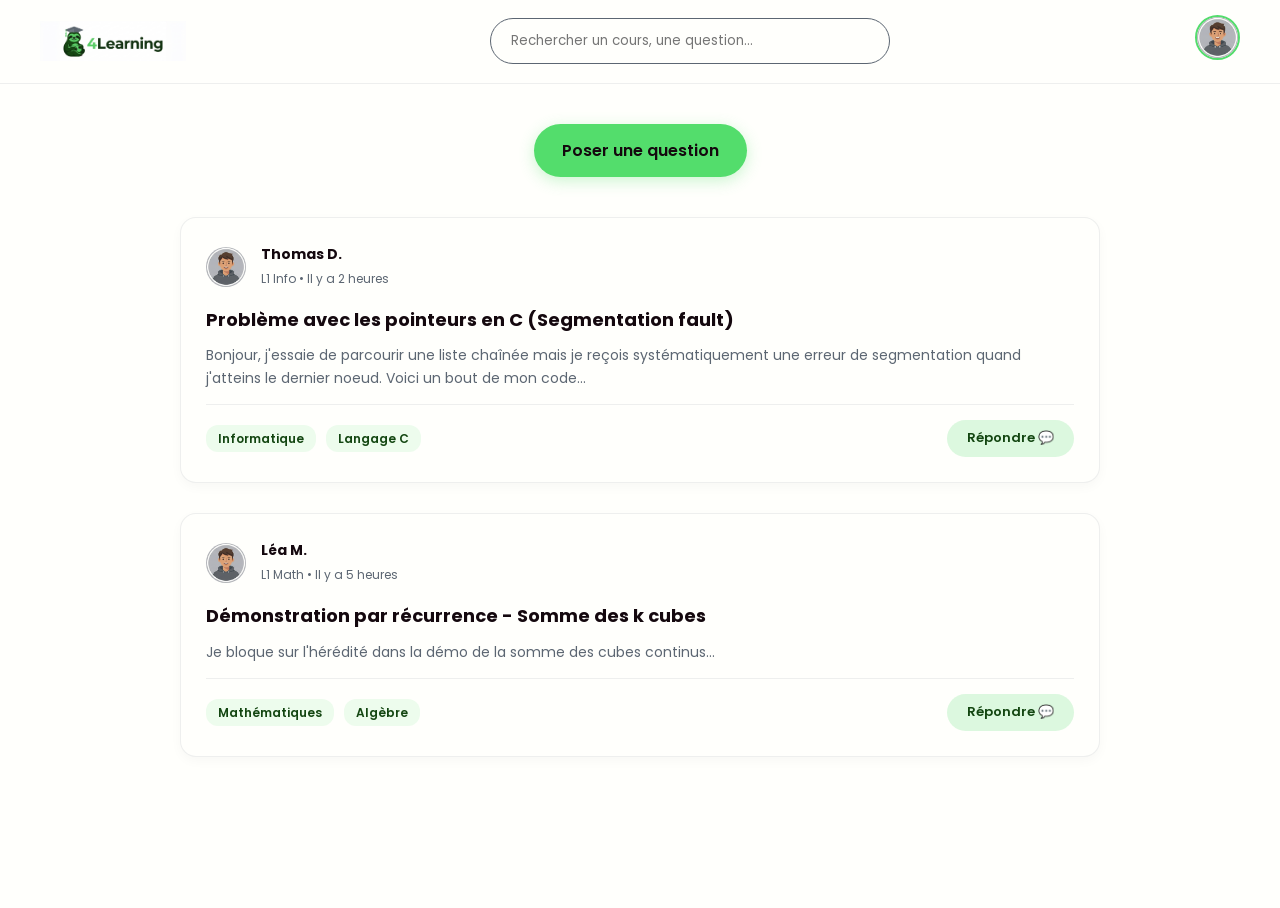
<file: Maquette/html/index.html>
<!DOCTYPE html>
<html lang="fr">
<head>
    <meta charset="UTF-8">
    <meta name="viewport" content="width=device-width, initial-scale=1.0">
    <title>4Learning - Flux</title>
    <link rel="stylesheet" href="../css/style.css">
    <script src="../js/script.js" defer></script>
</head>
<body class="no-sidebar">

    <header class="header">
        <a href="accueil.html" class="logo">
            <img src="../img/logo_horizontale.png" alt="4Learning Logo" class="logo-img">
        </a>
        <div class="search-bar">
            <input type="text" placeholder="Rechercher un cours, une question...">
        </div>
        <div class="user-menu">
            <img src="../img/avatar_l2.png" alt="Mon Profil" class="avatar-btn">
            <ul class="dropdown">
                <li><a href="profil.html">Mon Profil</a></li>
                <li><a href="#">Mes Crédits</a></li>
                <li><a href="#">Paramètres</a></li>
                <li><a href="connexion.html">Déconnexion</a></li>
            </ul>
        </div>
    </header>

    <div class="layout">
        <main class="main-content">
            <div class="ask-btn-container">
                <button class="btn btn-primary">Poser une question</button>
            </div>

            <section class="feed">
                <article class="card">
                    <div class="card-header">
                        <img src="../img/avatar_l2.png" alt="Auteur">
                        <div class="author-meta">
                            <h4>Thomas D.</h4>
                            <span>L1 Info • Il y a 2 heures</span>
                        </div>
                    </div>
                    <h3>Problème avec les pointeurs en C (Segmentation fault)</h3>
                    <p>Bonjour, j'essaie de parcourir une liste chaînée mais je reçois systématiquement une erreur de segmentation quand j'atteins le dernier noeud. Voici un bout de mon code...</p>
                    
                    <div class="card-footer">
                        <div class="tags-container">
                            <span class="badge-subject">Informatique</span>
                            <span class="badge-subject">Langage C</span>
                        </div>
                        <a href="question.html" class="btn-reply">Répondre 💬</a>
                    </div>
                </article>

                <article class="card">
                    <div class="card-header">
                        <img src="../img/avatar_l2.png" alt="Auteur">
                        <div class="author-meta">
                            <h4>Léa M.</h4>
                            <span>L1 Math • Il y a 5 heures</span>
                        </div>
                    </div>
                    <h3>Démonstration par récurrence - Somme des k cubes</h3>
                    <p>Je bloque sur l'hérédité dans la démo de la somme des cubes continus...</p>
                    
                    <div class="card-footer">
                        <div class="tags-container">
                            <span class="badge-subject">Mathématiques</span>
                            <span class="badge-subject">Algèbre</span>
                        </div>
                        <a href="question.html" class="btn-reply">Répondre 💬</a>
                    </div>
                </article>
            </section>
        </main>
    </div>

</body>
</html>
</file>
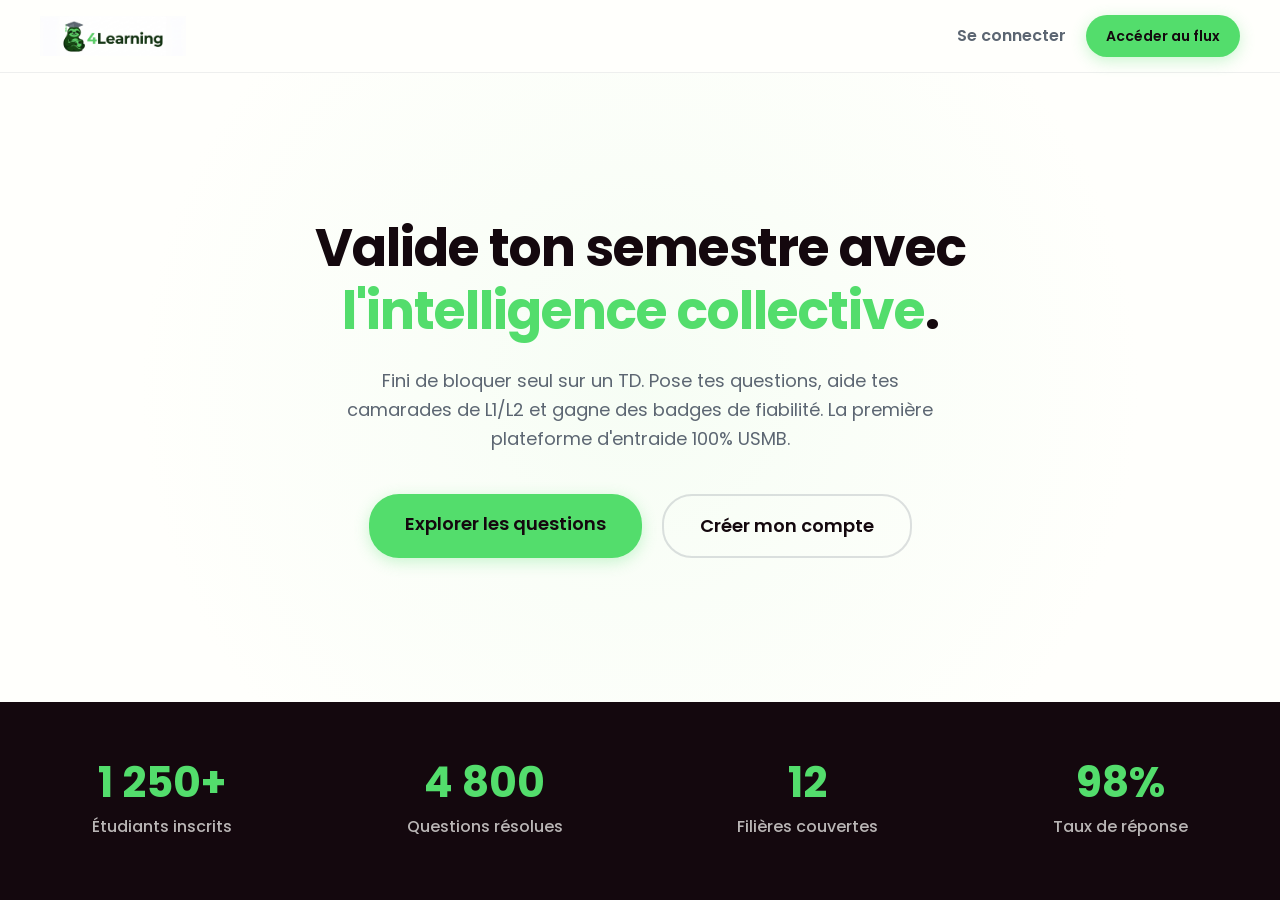
<file: Maquette/html/accueil.html>
<!DOCTYPE html>
<html lang="fr">
<head>
    <meta charset="UTF-8">
    <meta name="viewport" content="width=device-width, initial-scale=1.0">
    <title>4Learning - L'entraide étudiante à l'USMB</title>
    <link rel="stylesheet" href="../css/style.css">
</head>
<body class="landing-body">

    <header class="header">
        <a href="accueil.html" class="logo">
            <img src="../img/logo_horizontale.png" alt="4Learning Logo" class="logo-img">
        </a>
        <div class="header-actions">
            <a href="connexion.html" class="btn-text">Se connecter</a>
            <a href="index.html" class="btn btn-primary btn-small">Accéder au flux</a>
        </div>
    </header>

    <main class="hero-section">
        <div class="hero-content">
            <h1>Valide ton semestre avec <span>l'intelligence collective</span>.</h1>
            <p>Fini de bloquer seul sur un TD. Pose tes questions, aide tes camarades de L1/L2 et gagne des badges de fiabilité. La première plateforme d'entraide 100% USMB.</p>
            <div class="hero-buttons">
                <a href="index.html" class="btn btn-primary btn-large">Explorer les questions</a>
                <a href="connexion.html" class="btn btn-secondary btn-large">Créer mon compte</a>
            </div>
        </div>
    </main>

    <section class="stats-banner">
        <div class="stat-item">
            <span class="stat-number">1 250+</span>
            <span class="stat-label">Étudiants inscrits</span>
        </div>
        <div class="stat-item">
            <span class="stat-number">4 800</span>
            <span class="stat-label">Questions résolues</span>
        </div>
        <div class="stat-item">
            <span class="stat-number">12</span>
            <span class="stat-label">Filières couvertes</span>
        </div>
        <div class="stat-item">
            <span class="stat-number">98%</span>
            <span class="stat-label">Taux de réponse</span>
        </div>
    </section>

</body>
</html>
</file>
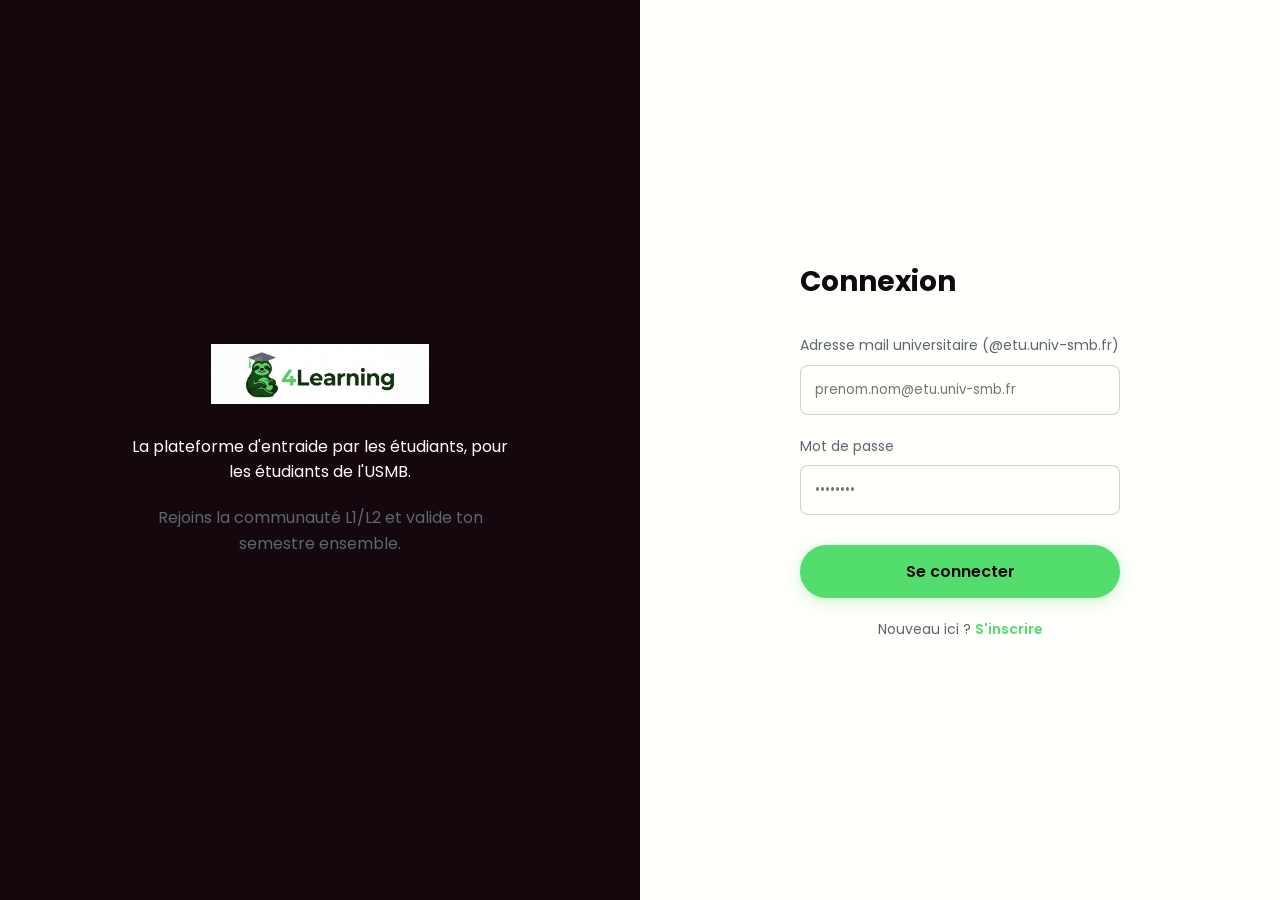
<file: Maquette/html/connexion.html>
<!DOCTYPE html>
<html lang="fr">
<head>
    <meta charset="UTF-8">
    <meta name="viewport" content="width=device-width, initial-scale=1.0">
    <title>4Learning - Connexion</title>
    <link rel="stylesheet" href="../css/style.css">
</head>
<body>

    <div class="login-layout">
        <div class="login-left">
            <img src="../img/logo_horizontale.png" alt="4Learning Logo" class="login-left-logo">
            <p>La plateforme d'entraide par les étudiants, pour les étudiants de l'USMB.</p>
            <p style="margin-top: 20px; color: var(--text-muted);">Rejoins la communauté L1/L2 et valide ton semestre ensemble.</p>
        </div>

        <div class="login-right">
            <div class="login-form">
                <h2>Connexion</h2>
                <form action="index.html">
                    <div class="form-group">
                        <label for="email">Adresse mail universitaire (@etu.univ-smb.fr)</label>
                        <input type="email" id="email" placeholder="prenom.nom@etu.univ-smb.fr" required>
                    </div>
                    <div class="form-group">
                        <label for="password">Mot de passe</label>
                        <input type="password" id="password" placeholder="••••••••" required>
                    </div>
                    <button type="submit" class="btn btn-primary">Se connecter</button>
                </form>
                <p style="text-align: center; margin-top: 20px; font-size: 14px; color: var(--text-muted);">
                    Nouveau ici ? <a href="#" style="color: var(--primary); font-weight: 600;">S'inscrire</a>
                </p>
            </div>
        </div>
    </div>

</body>
</html>
</file>
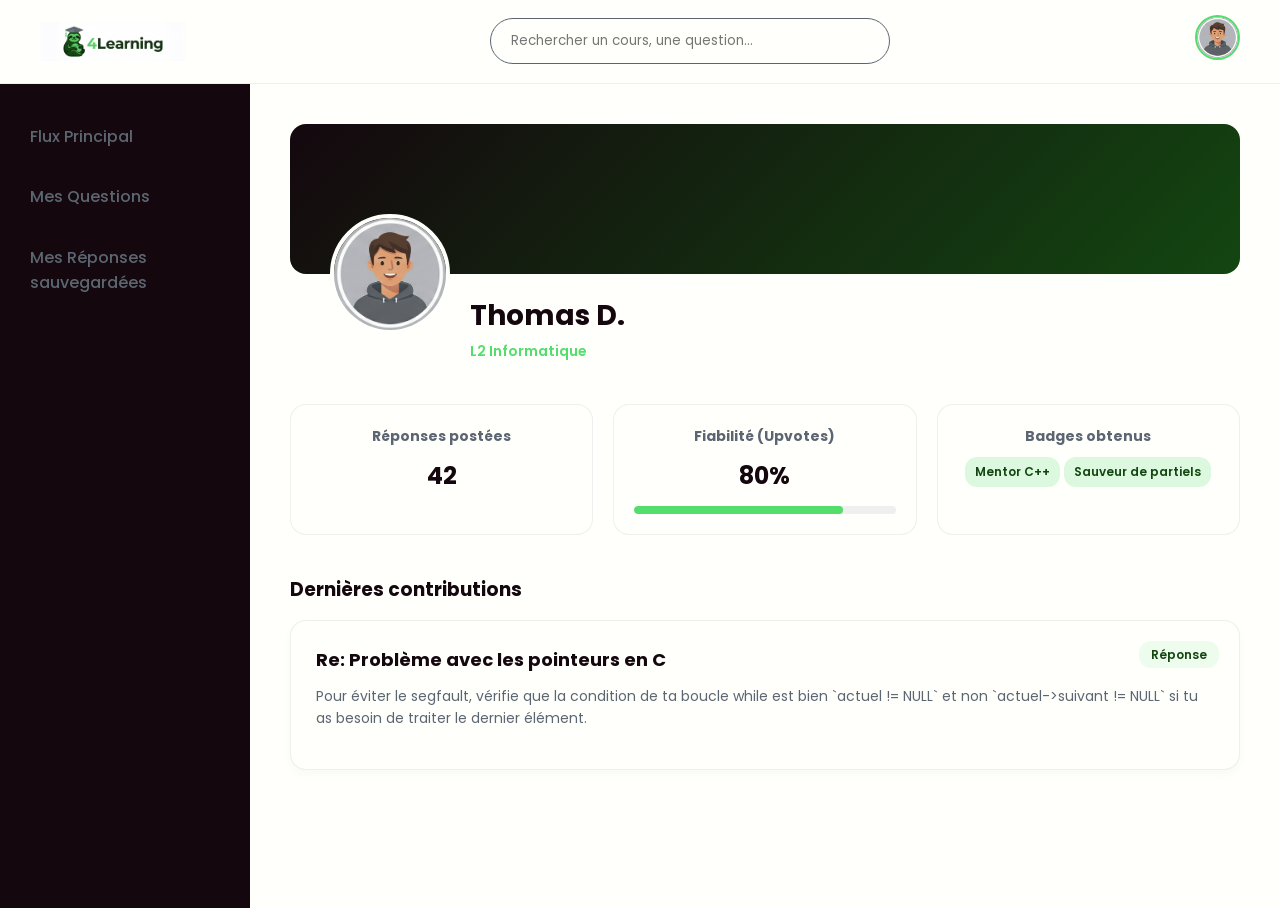
<file: Maquette/html/profil.html>
<!DOCTYPE html>
<html lang="fr">
<head>
    <meta charset="UTF-8">
    <meta name="viewport" content="width=device-width, initial-scale=1.0">
    <title>4Learning - Mon Profil</title>
    <link rel="stylesheet" href="../css/style.css">
    <script src="../js/script.js" defer></script>
</head>
<body>

    <header class="header">
        <a href="accueil.html" class="logo">
            <img src="../img/logo_horizontale.png" alt="4Learning Logo" class="logo-img">
        </a>
        <div class="search-bar">
            <input type="text" placeholder="Rechercher un cours, une question...">
        </div>
        <div class="user-menu">
            <img src="../img/avatar_l2.png" alt="Mon Profil" class="avatar-btn">
            <ul class="dropdown">
                <li><a href="profil.html">Mon Profil</a></li>
                <li><a href="#">Mes Crédits</a></li>
                <li><a href="#">Paramètres</a></li>
                <li><a href="connexion.html">Déconnexion</a></li>
            </ul>
        </div>
    </header>

    <div class="layout">
        <aside class="sidebar">
            <nav>
                <ul>
                    <li><a href="index.html">Flux Principal</a></li>
                    <li><a href="#">Mes Questions</a></li>
                    <li><a href="#">Mes Réponses sauvegardées</a></li>
                </ul>
            </nav>
        </aside>

        <main class="main-content">
            <div class="profile-banner">
                <img src="../img/avatar_l2.png" alt="Avatar Utilisateur" class="profile-avatar">
            </div>
            
            <div class="profile-info">
                <h1>Thomas D.</h1>
                <span class="level">L2 Informatique</span>
            </div>

            <div class="stats-grid">
                <div class="stat-card">
                    <h4>Réponses postées</h4>
                    <span class="value">42</span>
                </div>
                <div class="stat-card">
                    <h4>Fiabilité (Upvotes)</h4>
                    <span class="value">80%</span>
                    <div class="gauge-container">
                        <div class="gauge-fill" style="width: 80%;"></div>
                    </div>
                </div>
                <div class="stat-card badges">
                    <h4>Badges obtenus</h4>
                    <span class="badge">Mentor C++</span>
                    <span class="badge">Sauveur de partiels</span>
                </div>
            </div>

            <section class="feed">
                <h3 style="margin-bottom: -15px;">Dernières contributions</h3>
                <article class="card">
                    <span class="badge-subject" style="position: absolute; top: 20px; right: 20px;">Réponse</span>
                    <h3>Re: Problème avec les pointeurs en C</h3>
                    <p>Pour éviter le segfault, vérifie que la condition de ta boucle while est bien `actuel != NULL` et non `actuel->suivant != NULL` si tu as besoin de traiter le dernier élément.</p>
                </article>
            </section>
        </main>
    </div>

</body>
</html>
</file>
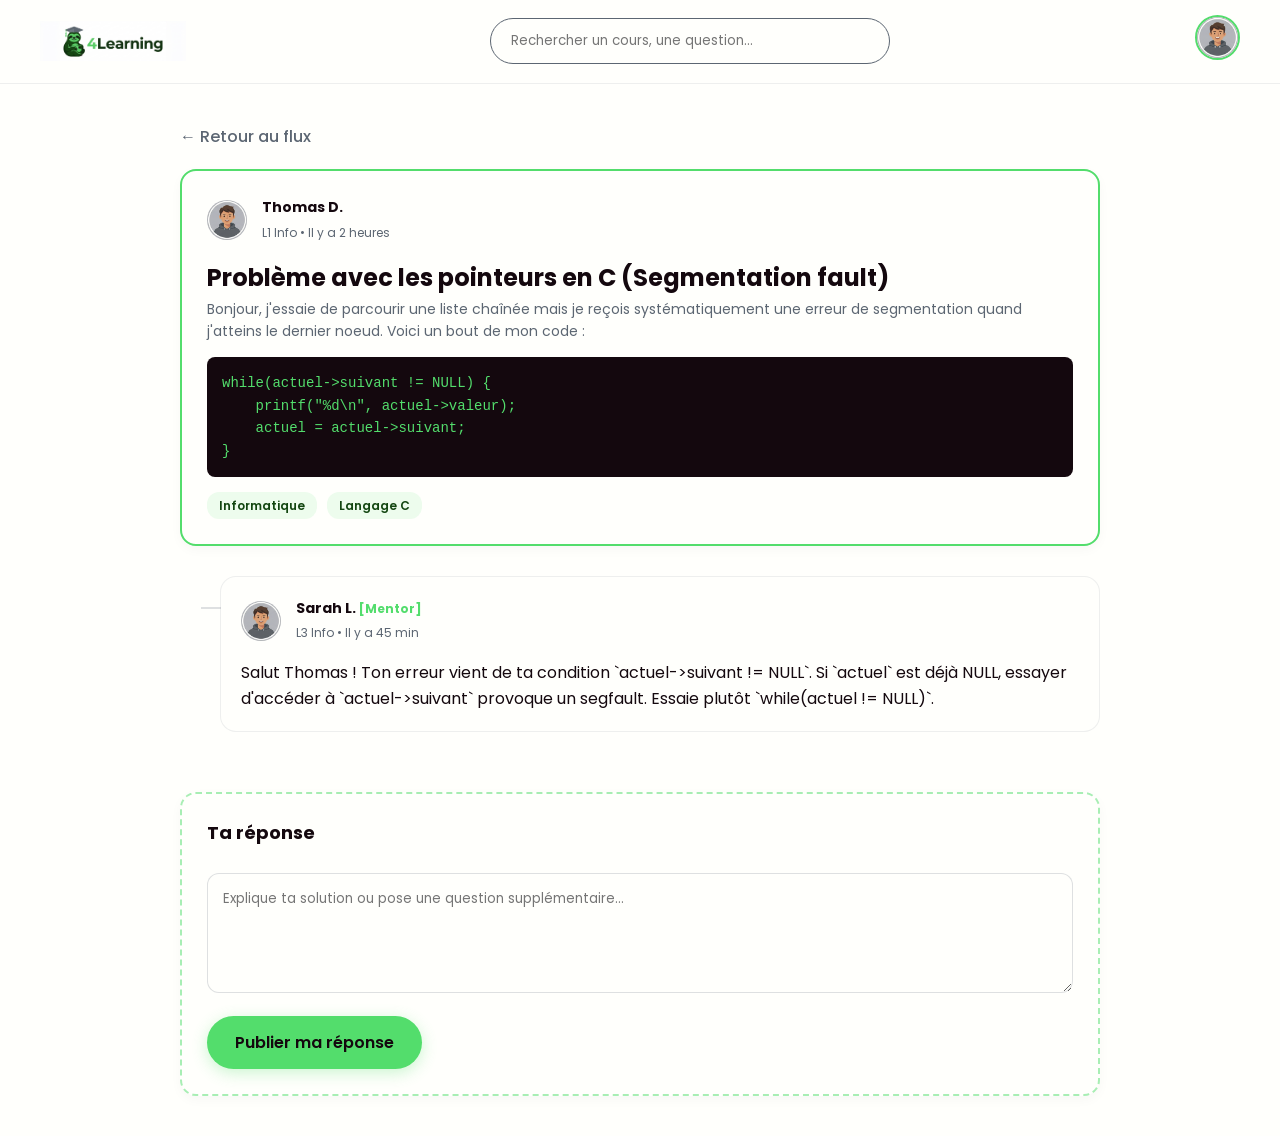
<file: Maquette/html/question.html>
<!DOCTYPE html>
<html lang="fr">
<head>
    <meta charset="UTF-8">
    <meta name="viewport" content="width=device-width, initial-scale=1.0">
    <title>4Learning - Topic</title>
    <link rel="stylesheet" href="../css/style.css">
    <script src="../js/script.js" defer></script>
</head>
<body class="no-sidebar">

    <header class="header">
        <a href="accueil.html" class="logo">
            <img src="../img/logo_horizontale.png" alt="4Learning Logo" class="logo-img">
        </a>
        <div class="search-bar">
            <input type="text" placeholder="Rechercher un cours, une question...">
        </div>
        <div class="user-menu">
            <img src="../img/avatar_l2.png" alt="Mon Profil" class="avatar-btn">
            <ul class="dropdown">
                <li><a href="profil.html">Mon Profil</a></li>
                <li><a href="#">Mes Crédits</a></li>
                <li><a href="connexion.html">Déconnexion</a></li>
            </ul>
        </div>
    </header>

    <div class="layout">
        <main class="main-content">
            
            <a href="index.html" style="color: var(--text-muted); display: inline-block; margin-bottom: 20px; font-weight: 500;">← Retour au flux</a>

            <article class="card main-question">
                <div class="card-header">
                    <img src="../img/avatar_l2.png" alt="Auteur">
                    <div class="author-meta">
                        <h4>Thomas D.</h4>
                        <span>L1 Info • Il y a 2 heures</span>
                    </div>
                </div>
                <h2>Problème avec les pointeurs en C (Segmentation fault)</h2>
                <p>Bonjour, j'essaie de parcourir une liste chaînée mais je reçois systématiquement une erreur de segmentation quand j'atteins le dernier noeud. Voici un bout de mon code :</p>
                
                <div class="code-block">
                    while(actuel->suivant != NULL) {<br>
                    &nbsp;&nbsp;&nbsp;&nbsp;printf("%d\n", actuel->valeur);<br>
                    &nbsp;&nbsp;&nbsp;&nbsp;actuel = actuel->suivant;<br>
                    }
                </div>

                <div class="card-footer" style="border: none; padding-top: 0; margin-top: 0;">
                    <div class="tags-container">
                        <span class="badge-subject">Informatique</span>
                        <span class="badge-subject">Langage C</span>
                    </div>
                </div>
            </article>

            <div class="thread-container">
                <article class="reply-card">
                    <div class="card-header">
                        <img src="../img/avatar_l2.png" alt="Répondant">
                        <div class="author-meta">
                            <h4>Sarah L. <span style="color: var(--primary); font-weight: 700;">[Mentor]</span></h4>
                            <span>L3 Info • Il y a 45 min</span>
                        </div>
                    </div>
                    <p>Salut Thomas ! Ton erreur vient de ta condition `actuel->suivant != NULL`. Si `actuel` est déjà NULL, essayer d'accéder à `actuel->suivant` provoque un segfault. Essaie plutôt `while(actuel != NULL)`.</p>
                </article>

                <article class="card reply-form-card">
                    <h3>Ta réponse</h3>
                    <form class="reply-form">
                        <textarea placeholder="Explique ta solution ou pose une question supplémentaire..."></textarea>
                        <button type="submit" class="btn btn-primary">Publier ma réponse</button>
                    </form>
                </article>
            </div>

        </main>
    </div>

</body>
</html>
</file>
<file: Maquette/css/style.css>
@import url('https://fonts.googleapis.com/css2?family=Poppins:wght@300;400;500;600;700&display=swap');

:root {
    --primary: #53DD6C;
    --bg-main: #FFFFFC;
    --text-main: #14080E;
    --text-muted: #5C6672;
    --primary-hover: #134611;
    --shadow: 0 8px 24px rgba(20, 8, 14, 0.08);
    --shadow-hover: 0 12px 32px rgba(83, 221, 108, 0.2);
    --border-radius: 16px;
    --transition: all 0.3s cubic-bezier(0.25, 0.8, 0.25, 1);
}

* { margin: 0; padding: 0; box-sizing: border-box; font-family: 'Poppins', sans-serif; }
body { background-color: var(--bg-main); color: var(--text-main); line-height: 1.6; overflow-x: hidden; }
a { text-decoration: none; color: inherit; }
ul { list-style: none; }

/* --- HEADER GLOBAL --- */
.header {
    display: flex; justify-content: space-between; align-items: center;
    padding: 15px 40px; background: var(--bg-main);
    border-bottom: 1px solid rgba(92, 102, 114, 0.1);
    position: sticky; top: 0; z-index: 100;
}
.logo { display: flex; align-items: center; }
.logo-img { height: 40px; width: auto; object-fit: contain; transition: var(--transition); }
.logo-img:hover { transform: scale(1.05); }

.search-bar { flex: 0 1 400px; position: relative; }
.search-bar input {
    width: 100%; padding: 12px 20px; border-radius: 30px;
    border: 1px solid var(--text-muted); background: var(--bg-main);
    color: var(--text-main); outline: none; transition: var(--transition);
}
.search-bar input:focus { border-color: var(--primary); box-shadow: 0 0 0 3px rgba(83, 221, 108, 0.2); }

.user-menu { position: relative; }
.avatar-btn { width: 45px; height: 45px; border-radius: 50%; cursor: pointer; border: 2px solid var(--primary); object-fit: cover; transition: var(--transition); }
.avatar-btn:hover { border-color: var(--primary-hover); transform: scale(1.05); }

/* DROPDOWN */
.dropdown {
    position: absolute; top: 60px; right: 0; background: var(--bg-main); width: 220px; border-radius: 12px;
    box-shadow: var(--shadow); opacity: 0; visibility: hidden; transform: translateY(-10px); transition: var(--transition);
    border: 1px solid rgba(92, 102, 114, 0.1);
}
.dropdown.active { opacity: 1; visibility: visible; transform: translateY(0); }
.dropdown li a { display: block; padding: 12px 20px; color: var(--text-main); font-weight: 500; transition: var(--transition); }
.dropdown li a:hover { background: rgba(83, 221, 108, 0.1); color: var(--primary-hover); padding-left: 25px; }
.dropdown li:last-child a { color: #d93025; }

/* --- LAYOUT ADAPTATIF --- */
.layout { min-height: calc(100vh - 76px); }
body:not(.no-sidebar) .layout { display: grid; grid-template-columns: 250px 1fr; }
body.no-sidebar .layout { display: block; }
body.no-sidebar .main-content { max-width: 1000px; margin: 0 auto; }

/* SIDEBAR NOIRE */
.sidebar { background: var(--text-main); color: var(--bg-main); padding: 30px 20px; }
.sidebar nav li { margin-bottom: 15px; }
.sidebar nav a { color: var(--text-muted); font-weight: 500; display: block; padding: 10px; border-radius: 8px; transition: var(--transition); }
.sidebar nav a:hover, .sidebar nav a.active { color: var(--primary); background: rgba(83, 221, 108, 0.1); }

.main-content { padding: 40px; width: 100%; }

/* --- BOUTONS --- */
.btn { display: inline-block; padding: 14px 28px; border-radius: 30px; font-weight: 600; cursor: pointer; border: none; transition: var(--transition); text-align: center; }
.btn-primary { background: var(--primary); color: var(--text-main); font-size: 16px; box-shadow: 0 4px 15px rgba(83, 221, 108, 0.3); }
.btn-primary:hover { background: var(--primary-hover); color: var(--bg-main); transform: translateY(-2px); box-shadow: var(--shadow-hover); }
.ask-btn-container { text-align: center; margin-bottom: 40px; }

/* --- CARTES DE QUESTIONS --- */
.feed { display: flex; flex-direction: column; gap: 30px; }
.card {
    background: var(--bg-main); border-radius: var(--border-radius); padding: 25px; position: relative;
    box-shadow: 0 4px 12px rgba(0,0,0,0.03); border: 1px solid rgba(92, 102, 114, 0.1); transition: var(--transition);
}
.card:hover { transform: translateY(-5px); box-shadow: var(--shadow); border-color: var(--primary); }

.card-header { display: flex; align-items: center; gap: 15px; margin-bottom: 15px; }
.card-header img { width: 40px; height: 40px; border-radius: 50%; }
.author-meta h4 { font-size: 14px; color: var(--text-main); }
.author-meta span { font-size: 12px; color: var(--text-muted); }

.card h3 { font-size: 18px; margin-bottom: 10px; color: var(--text-main); }
.card p { font-size: 14px; color: var(--text-muted); margin-bottom: 15px; }

.card-footer {
    margin-top: 15px; padding-top: 15px; border-top: 1px solid rgba(92, 102, 114, 0.1);
    display: flex; justify-content: space-between; align-items: center; flex-wrap: wrap; gap: 10px;
}
.tags-container { display: flex; gap: 10px; flex-wrap: wrap; }
.badge-subject {
    display: inline-block; padding: 4px 12px; background: rgba(83, 221, 108, 0.1);
    color: var(--primary-hover); border-radius: 12px; font-size: 12px; font-weight: 600; transition: var(--transition);
}
.badge-subject:hover { background: var(--primary); color: var(--text-main); }

.btn-reply {
    padding: 8px 20px; font-size: 13px; font-weight: 600; color: var(--primary-hover); background: rgba(83, 221, 108, 0.2);
    border-radius: 20px; transition: var(--transition); border: none; cursor: pointer; display: inline-flex; align-items: center; gap: 5px;
}
.btn-reply:hover { background: var(--primary); color: var(--text-main); transform: translateY(-2px); }

/* --- PAGE QUESTION (TOPIC) --- */
.thread-container { display: flex; flex-direction: column; gap: 20px; margin-top: 30px; }
.main-question { border: 2px solid var(--primary); }
.main-question:hover { transform: none; box-shadow: 0 4px 12px rgba(0,0,0,0.03); } /* Désactive le hover sur la question ouverte */

.reply-card {
    background: var(--bg-main); border-radius: var(--border-radius); padding: 20px;
    border: 1px solid rgba(92, 102, 114, 0.1); margin-left: 40px; position: relative;
}
.reply-card::before { content: ''; position: absolute; left: -20px; top: 30px; width: 20px; height: 2px; background: rgba(92, 102, 114, 0.2); }

.reply-form-card { margin-top: 40px; border: 2px dashed rgba(83, 221, 108, 0.5); margin-left: 0; }
.reply-form-card::before { display: none; }
.reply-form textarea {
    width: 100%; min-height: 120px; padding: 15px; border-radius: 12px; border: 1px solid rgba(92, 102, 114, 0.2);
    margin-bottom: 15px; margin-top: 15px; background: var(--bg-main); color: var(--text-main); resize: vertical; outline: none; transition: var(--transition);
}
.reply-form textarea:focus { border-color: var(--primary); box-shadow: 0 0 0 3px rgba(83, 221, 108, 0.2); }
.code-block { background: var(--text-main); color: var(--primary); padding: 15px; border-radius: 8px; font-family: monospace; margin: 15px 0; font-size: 14px; }

/* --- PAGE PROFIL --- */
.profile-banner { height: 150px; background: linear-gradient(135deg, var(--text-main), var(--primary-hover)); border-radius: var(--border-radius); position: relative; margin-bottom: 60px; }
.profile-avatar { width: 120px; height: 120px; border-radius: 50%; border: 4px solid var(--bg-main); position: absolute; bottom: -60px; left: 40px; object-fit: cover; }
.profile-info { margin-left: 180px; margin-top: -40px; margin-bottom: 40px; }
.profile-info h1 { font-size: 28px; }
.profile-info .level { color: var(--primary); font-weight: 600; font-size: 14px; }
.stats-grid { display: grid; grid-template-columns: repeat(3, 1fr); gap: 20px; margin-bottom: 40px; }
.stat-card { background: var(--bg-main); border: 1px solid rgba(92, 102, 114, 0.1); border-radius: var(--border-radius); padding: 20px; text-align: center; }
.stat-card h4 { color: var(--text-muted); font-size: 14px; margin-bottom: 10px; }
.stat-card .value { font-size: 24px; font-weight: 700; color: var(--text-main); }
.gauge-container { margin-top: 10px; background: rgba(92, 102, 114, 0.1); border-radius: 10px; height: 8px; overflow: hidden; }
.gauge-fill { height: 100%; background: var(--primary); border-radius: 10px; width: 80%; }
.badges .badge { display: inline-block; padding: 5px 10px; background: rgba(83, 221, 108, 0.2); color: var(--primary-hover); border-radius: 12px; font-size: 12px; font-weight: 600; }

/* --- PAGE CONNEXION --- */
.login-layout { display: grid; grid-template-columns: 1fr 1fr; height: 100vh; }
.login-left { background: var(--text-main); color: var(--bg-main); display: flex; flex-direction: column; justify-content: center; align-items: center; padding: 40px; text-align: center; }
.login-left-logo { height: 60px; margin-bottom: 30px; }
.login-left p { max-width: 400px; }
.login-right { background: var(--bg-main); display: flex; justify-content: center; align-items: center; }
.login-form { width: 100%; max-width: 400px; padding: 40px; }
.login-form h2 { margin-bottom: 30px; font-size: 28px; }
.form-group { margin-bottom: 20px; }
.form-group label { display: block; margin-bottom: 8px; color: var(--text-muted); font-size: 14px;}
.form-group input { width: 100%; padding: 14px; border: 1px solid rgba(92, 102, 114, 0.3); border-radius: 8px; background: var(--bg-main); transition: var(--transition); }
.form-group input:focus { border-color: var(--primary); outline: none; }
.login-form .btn-primary { width: 100%; margin-top: 10px; }

/* --- PAGE D'ACCUEIL LANDING --- */
.landing-body { display: flex; flex-direction: column; min-height: 100vh; }
.header-actions { display: flex; align-items: center; gap: 20px; }
.btn-text { font-weight: 600; color: var(--text-muted); transition: var(--transition); }
.btn-text:hover { color: var(--primary-hover); }
.btn-small { padding: 10px 20px; font-size: 14px; }
.hero-section { flex: 1; display: flex; justify-content: center; align-items: center; text-align: center; padding: 60px 20px; background: radial-gradient(circle at center, rgba(83, 221, 108, 0.05) 0%, var(--bg-main) 70%); }
.hero-content { max-width: 800px; animation: fadeInUp 0.8s ease-out forwards; }
.hero-content h1 { font-size: 52px; line-height: 1.2; color: var(--text-main); margin-bottom: 25px; letter-spacing: -1px; }
.hero-content h1 span { color: var(--primary); }
.hero-content p { font-size: 18px; color: var(--text-muted); margin-bottom: 40px; max-width: 600px; margin-left: auto; margin-right: auto; }
.hero-buttons { display: flex; gap: 20px; justify-content: center; }
.btn-large { padding: 16px 36px; font-size: 18px; }
.btn-secondary { background: transparent; color: var(--text-main); border: 2px solid rgba(92, 102, 114, 0.2); }
.btn-secondary:hover { border-color: var(--text-main); transform: translateY(-2px); }
.stats-banner { background: var(--text-main); color: var(--bg-main); padding: 60px 20px; display: flex; justify-content: space-around; align-items: center; flex-wrap: wrap; gap: 30px; }
.stat-item { text-align: center; display: flex; flex-direction: column; gap: 10px; }
.stat-number { font-size: 42px; font-weight: 700; color: var(--primary); line-height: 1; }
.stat-label { font-size: 16px; font-weight: 500; color: rgba(255, 255, 252, 0.7); }

@keyframes fadeInUp { from { opacity: 0; transform: translateY(30px); } to { opacity: 1; transform: translateY(0); } }
</file>
